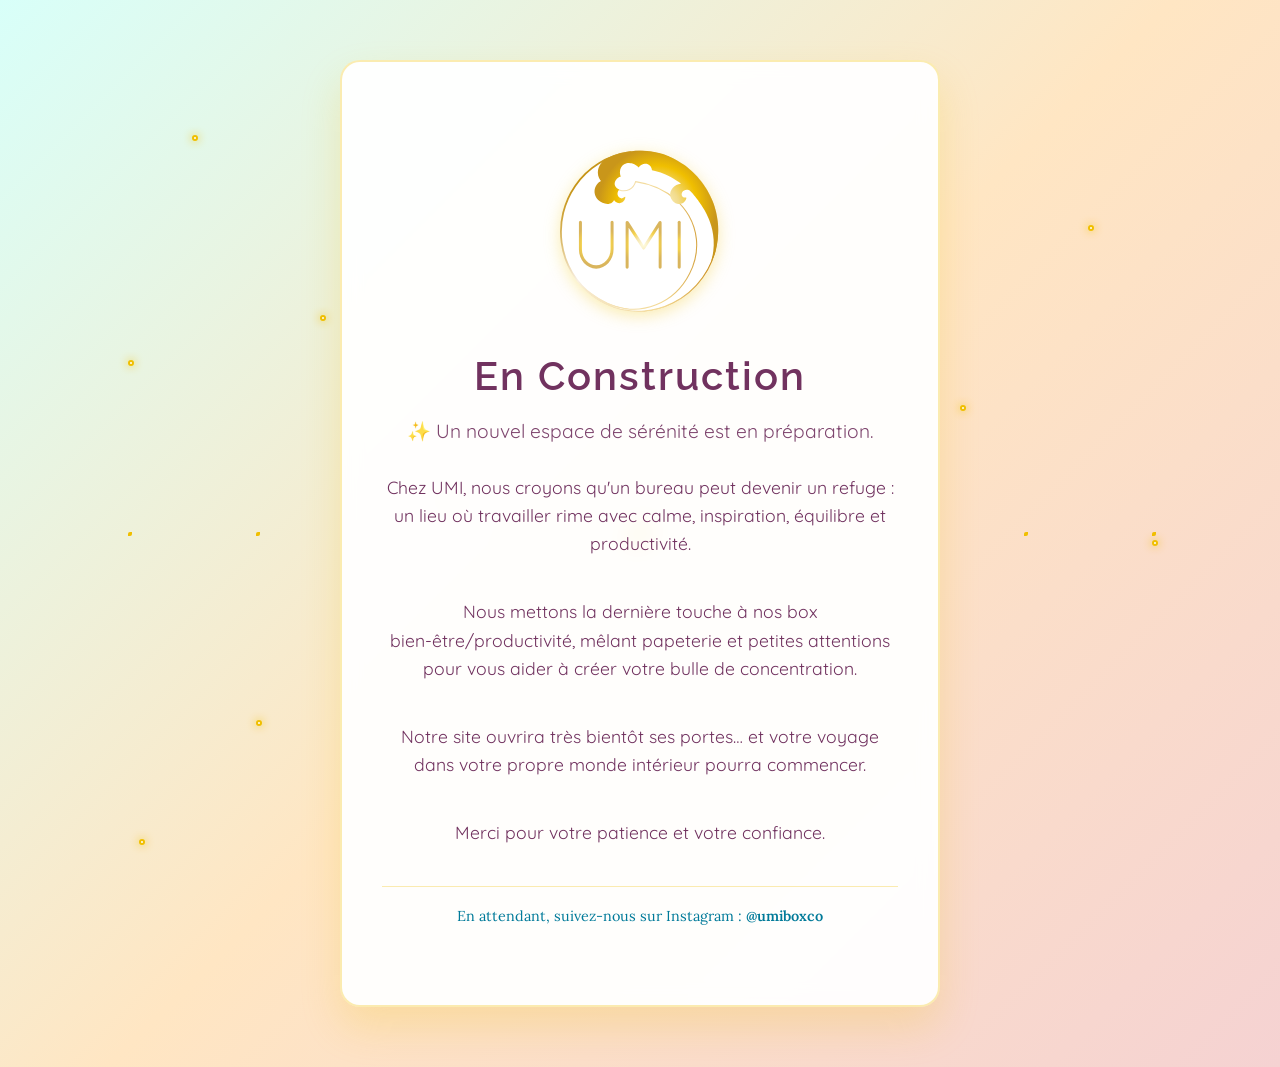
<file: index.html>
<!DOCTYPE html>
<html lang="fr">

<head>
	<meta charset="UTF-8" />
	<meta name="viewport" content="width=device-width, initial-scale=1.0" />
	<title>Umi - En Construction</title>
	<link rel="preconnect" href="https://fonts.googleapis.com" />
	<link rel="preconnect" href="https://fonts.gstatic.com" crossorigin />
	<link
		href="https://fonts.googleapis.com/css2?family=Raleway:wght@300;400;500;600&family=Quicksand:wght@300;400;500;600&family=Lora:wght@400;500;600&display=swap"
		rel="stylesheet" />

	<!-- Privacy-friendly analytics by Plausible -->
	<script async src="https://plausible.io/js/pa-QYfDeTM0fi3VLkFNxOoc6.js"></script>
	<script>
		window.plausible = window.plausible || function () { (plausible.q = plausible.q || []).push(arguments) }, plausible.init = plausible.init || function (i) { plausible.o = i || {} };
		plausible.init()
	</script>

	<style>
		* {
			margin: 0;
			padding: 0;
			box-sizing: border-box;
		}

		body {
			font-family: "Quicksand", sans-serif;
			background: linear-gradient(135deg,
					#d8fff9 0%,
					#ffe6c3 50%,
					#f5d2d2 100%);
			min-height: 100vh;
			display: flex;
			align-items: center;
			justify-content: center;
			position: relative;
			padding: 60px 20px;
		}

		/* Pétales dorés animés */
		.cherry-blossom {
			position: fixed;
			width: 4px;
			height: 4px;
			background: #f0bf00;
			border-radius: 50% 0 50% 0;
			animation: fall 10s linear infinite;
			pointer-events: none;
			z-index: 1;
		}

		/* Sparkles scintillants */
		.sparkle {
			position: fixed;
			width: 6px;
			height: 6px;
			background: #f0bf00;
			border-radius: 50%;
			animation: sparkle 3s ease-in-out infinite;
			box-shadow: 0 0 10px #f0bf00;
			pointer-events: none;
			z-index: 1;
		}

		.sparkle::before {
			content: "";
			position: absolute;
			width: 2px;
			height: 2px;
			background: #fff;
			border-radius: 50%;
			top: 50%;
			left: 50%;
			transform: translate(-50%, -50%);
		}

		@keyframes sparkle {

			0%,
			100% {
				opacity: 0;
				transform: scale(0.5);
			}

			50% {
				opacity: 1;
				transform: scale(1.2);
			}
		}

		@keyframes fall {
			0% {
				transform: translateY(-100vh) rotate(0deg);
				opacity: 1;
			}

			100% {
				transform: translateY(100vh) rotate(360deg);
				opacity: 0;
			}
		}

		.container {
			text-align: center;
			background: rgba(255, 255, 255, 0.95);
			padding: 80px 40px 80px 40px;
			border-radius: 20px;
			box-shadow: 0 20px 40px rgba(240, 191, 0, 0.2);
			backdrop-filter: blur(10px);
			border: 2px solid rgba(240, 191, 0, 0.3);
			max-width: 600px;
			width: 90%;
			position: relative;
			z-index: 10;
		}

		.logo-container {
			display: flex;
			align-items: center;
			justify-content: center;
			margin-bottom: 30px;
		}

		.logo-svg {
			width: 180px;
			height: 180px;
			filter: drop-shadow(0 4px 8px rgba(240, 191, 0, 0.3));
		}

		.title {
			font-family: "Raleway", sans-serif;
			font-size: 2.5rem;
			color: #71325f;
			margin-bottom: 20px;
			font-weight: 600;
			letter-spacing: 2px;
		}

		.subtitle {
			font-size: 1.2rem;
			color: #71325f;
			margin-bottom: 30px;
			opacity: 0.9;
		}

		.construction-text {
			font-size: 1.1rem;
			color: #71325f;
			line-height: 1.6;
			margin-bottom: 40px;
		}

		.loading-dots {
			display: inline-block;
		}

		.loading-dots::after {
			content: "";
			animation: dots 2s infinite;
		}

		@keyframes dots {

			0%,
			20% {
				content: "";
			}

			40% {
				content: ".";
			}

			60% {
				content: "..";
			}

			80%,
			100% {
				content: "...";
			}
		}

		.flower {
			position: fixed;
			width: 30px;
			height: 30px;
			background: radial-gradient(circle, #f0bf00 0%, #c9961a 100%);
			border-radius: 50% 0 50% 0;
			animation: float 6s ease-in-out infinite;
			pointer-events: none;
			z-index: 1;
		}

		.flower:nth-child(1) {
			top: 10%;
			left: 10%;
			animation-delay: 0s;
		}

		.flower:nth-child(2) {
			top: 20%;
			right: 15%;
			animation-delay: 2s;
		}

		.flower:nth-child(3) {
			bottom: 15%;
			left: 20%;
			animation-delay: 4s;
		}

		.flower:nth-child(4) {
			bottom: 25%;
			right: 10%;
			animation-delay: 1s;
		}

		@keyframes float {

			0%,
			100% {
				transform: translateY(0px) rotate(0deg);
			}

			50% {
				transform: translateY(-20px) rotate(180deg);
			}
		}

		.contact-info {
			font-family: "Lora", serif;
			font-size: 0.9rem;
			color: #007a99;
			margin-top: 30px;
			padding-top: 20px;
			border-top: 1px solid rgba(240, 191, 0, 0.3);
		}

		.contact-info a {
			color: inherit;
			text-decoration: none;
			font-weight: 600;
		}

		.contact-info a:hover {
			text-decoration: underline;
		}

		@media (max-width: 768px) {
			body {
				padding: 40px 15px;
			}

			.container {
				padding: 60px 20px 60px 20px;
				margin: 0;
			}

			.logo-svg {
				width: 140px;
				height: 140px;
			}

			.title {
				font-size: 2rem;
			}
		}
	</style>
</head>

<body>
	<!-- Pétales dorés animés -->
	<div class="cherry-blossom" style="left: 10%; animation-delay: 0s"></div>
	<div class="cherry-blossom" style="left: 20%; animation-delay: 2s"></div>
	<div class="cherry-blossom" style="left: 30%; animation-delay: 4s"></div>
	<div class="cherry-blossom" style="left: 40%; animation-delay: 6s"></div>
	<div class="cherry-blossom" style="left: 50%; animation-delay: 8s"></div>
	<div class="cherry-blossom" style="left: 60%; animation-delay: 1s"></div>
	<div class="cherry-blossom" style="left: 70%; animation-delay: 3s"></div>
	<div class="cherry-blossom" style="left: 80%; animation-delay: 5s"></div>
	<div class="cherry-blossom" style="left: 90%; animation-delay: 7s"></div>

	<!-- Sparkles scintillants -->
	<div class="sparkle" style="top: 15%; left: 15%; animation-delay: 0s"></div>
	<div class="sparkle" style="top: 25%; left: 85%; animation-delay: 1s"></div>
	<div class="sparkle" style="top: 35%; left: 25%; animation-delay: 2s"></div>
	<div class="sparkle" style="top: 45%; left: 75%; animation-delay: 0.5s"></div>
	<div class="sparkle" style="top: 55%; left: 35%; animation-delay: 1.5s"></div>
	<div class="sparkle" style="top: 65%; left: 65%; animation-delay: 2.5s"></div>
	<div class="sparkle" style="top: 75%; left: 45%; animation-delay: 0.8s"></div>
	<div class="sparkle" style="top: 85%; left: 55%; animation-delay: 1.8s"></div>
	<div class="sparkle" style="top: 20%; left: 50%; animation-delay: 2.2s"></div>
	<div class="sparkle" style="top: 40%; left: 10%; animation-delay: 1.2s"></div>
	<div class="sparkle" style="top: 60%; left: 90%; animation-delay: 0.3s"></div>
	<div class="sparkle" style="top: 80%; left: 20%; animation-delay: 2.8s"></div>

	<!-- Éléments décoratifs dorés -->
	<div class="flower"></div>
	<div class="flower"></div>
	<div class="flower"></div>
	<div class="flower"></div>

	<div class="container">
		<div class="logo-container">
			<img src="logo.svg" alt="UMI Logo" class="logo-svg" />
		</div>
		<h1 class="title">En Construction</h1>
		<p class="subtitle">
			✨ Un nouvel espace de sérénité est en préparation.
		</p>
		<p class="construction-text">
			Chez UMI, nous croyons qu'un bureau peut devenir un refuge : un
			lieu où travailler rime avec calme, inspiration, équilibre et
			productivité.
		</p>
		<p class="construction-text">
			Nous mettons la dernière touche à nos box
			bien-être/productivité, mêlant papeterie et petites attentions
			pour vous aider à créer votre bulle de concentration.
		</p>
		<p class="construction-text">
			Notre site ouvrira très bientôt ses portes… et votre voyage dans
			votre propre monde intérieur pourra commencer.
		</p>
		<p class="construction-text">
			Merci pour votre patience et votre confiance.
		</p>
		<div class="contact-info">
			<p>
				En attendant, suivez-nous sur Instagram :
				<a href="https://www.instagram.com/umiboxco/" target="_blank" rel="noopener noreferrer">@umiboxco</a>
			</p>
		</div>
	</div>

	<script>
		// Créer plus de pétales dorés dynamiquement
		function createCherryBlossom() {
			const blossom = document.createElement("div");
			blossom.className = "cherry-blossom";
			blossom.style.left = Math.random() * 100 + "%";
			blossom.style.animationDelay = Math.random() * 10 + "s";
			blossom.style.animationDuration = Math.random() * 5 + 8 + "s";
			document.body.appendChild(blossom);

			// Supprimer l'élément après l'animation
			setTimeout(() => {
				blossom.remove();
			}, 15000);
		}

		// Créer de nouveaux sparkles dynamiquement
		function createSparkle() {
			const sparkle = document.createElement("div");
			sparkle.className = "sparkle";
			sparkle.style.left = Math.random() * 100 + "%";
			sparkle.style.top = Math.random() * 100 + "%";
			sparkle.style.animationDelay = Math.random() * 3 + "s";
			sparkle.style.animationDuration = Math.random() * 2 + 2 + "s";
			document.body.appendChild(sparkle);

			// Supprimer l'élément après l'animation
			setTimeout(() => {
				sparkle.remove();
			}, 5000);
		}

		// Créer de nouveaux pétales toutes les 2 secondes
		setInterval(createCherryBlossom, 2000);

		// Créer de nouveaux sparkles toutes les 800ms
		setInterval(createSparkle, 800);
	</script>
</body>

</html>
</file>
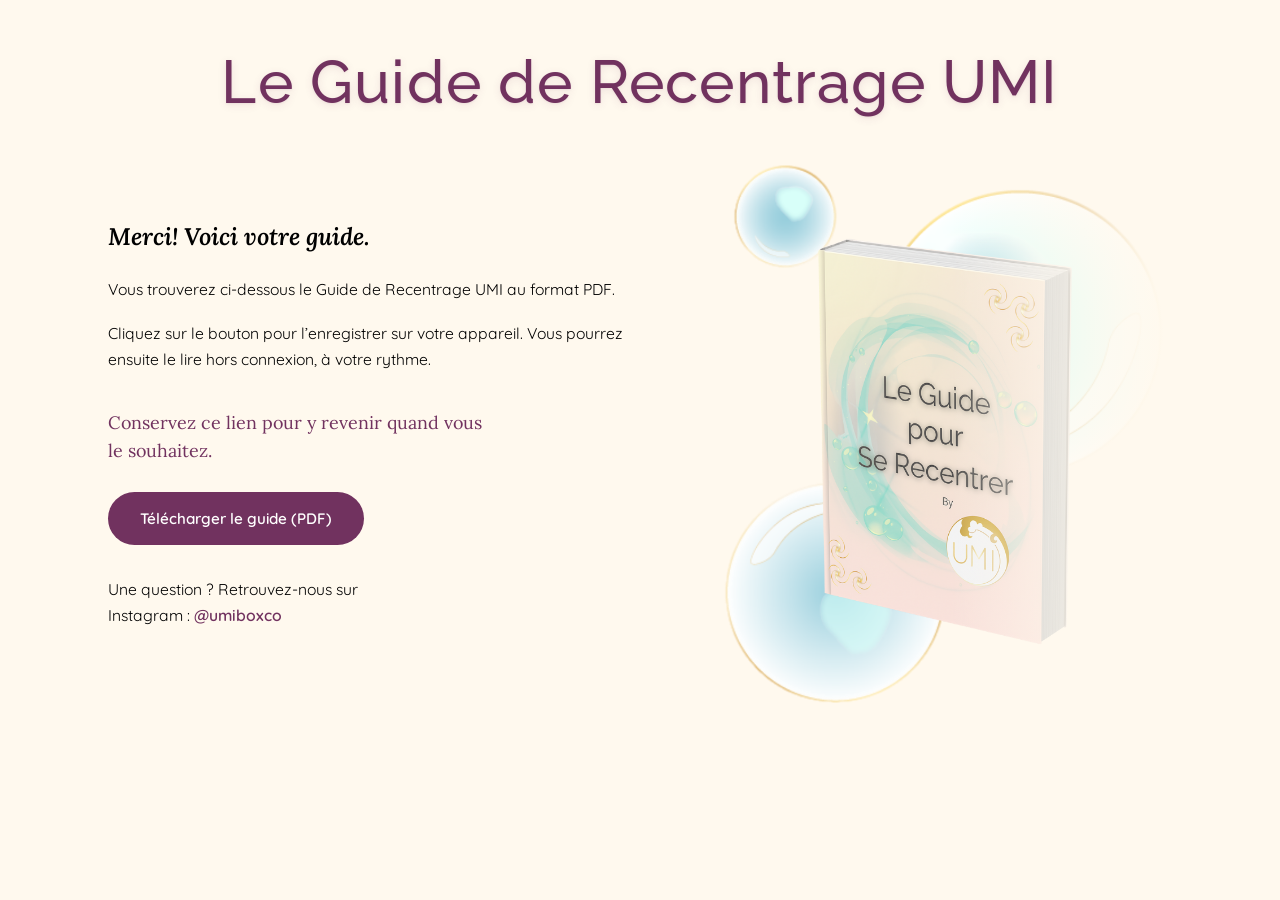
<file: guide-recentrage-umi.html>
<!DOCTYPE html>
<html lang="fr">

<head>
	<meta charset="UTF-8" />
	<meta name="viewport" content="width=device-width, initial-scale=1.0" />
	<meta name="robots" content="noindex, nofollow" />
	<title>Le Guide de Recentrage UMI — Téléchargement</title>
	<link rel="preconnect" href="https://fonts.googleapis.com" />
	<link rel="preconnect" href="https://fonts.gstatic.com" crossorigin />
	<link
		href="https://fonts.googleapis.com/css2?family=Raleway:wght@300;400;500;600&family=Quicksand:wght@300;400;500;600&family=Lora:ital,wght@0,400;0,500;0,600;1,400;1,600&display=swap"
		rel="stylesheet" />

	<script async src="https://plausible.io/js/pa-QYfDeTM0fi3VLkFNxOoc6.js"></script>
	<script>
		window.plausible = window.plausible || function () { (plausible.q = plausible.q || []).push(arguments) }, plausible.init = plausible.init || function (i) { plausible.o = i || {} };
		plausible.init()
	</script>

	<style>
		:root {
			--bg-cream: #fff9ee;
			--text: #000000;
			--plum: #71325f;
		}

		* {
			margin: 0;
			padding: 0;
			box-sizing: border-box;
		}

		html {
			overflow-x: clip;
		}

		body {
			font-family: "Quicksand", sans-serif;
			background: var(--bg-cream);
			color: var(--text);
			min-height: 100vh;
			line-height: 1.65;
			overflow-x: clip;
		}

		.page {
			max-width: 1120px;
			margin: 0 auto;
			padding: clamp(32px, 5vw, 48px) clamp(18px, 4vw, 28px) clamp(48px, 8vw, 72px);
		}

		.page-header {
			text-align: center;
			margin-bottom: clamp(28px, 6vw, 48px);
		}

		.page-title {
			font-family: "Raleway", sans-serif;
			font-size: clamp(1.65rem, 4.5vw + 0.5rem, 3.75rem);
			font-weight: 500;
			color: var(--plum);
			letter-spacing: 0.02em;
			line-height: 1.15;
			text-shadow: 0 2px 8px rgba(113, 50, 95, 0.12), 0 1px 2px rgba(113, 50, 95, 0.08);
			overflow-wrap: break-word;
			hyphens: auto;
		}

		.layout {
			display: grid;
			grid-template-columns: minmax(0, 1.15fr) minmax(0, 0.95fr);
			gap: clamp(32px, 5vw, 56px);
			align-items: center;
		}

		.copy,
		.visual {
			min-width: 0;
		}

		.copy {
			max-width: 36rem;
			padding-right: clamp(0px, 2vw, 24px);
		}

		.copy h2 {
			font-family: "Lora", serif;
			font-size: clamp(1.25rem, 2.4vw, 1.5rem);
			font-style: italic;
			font-weight: 600;
			color: var(--text);
			line-height: 1.45;
			margin-bottom: 22px;
			overflow-wrap: break-word;
			hyphens: auto;
		}

		.copy p {
			font-size: clamp(0.92rem, 2vw, 0.98rem);
			margin-bottom: clamp(14px, 3vw, 18px);
			color: var(--text);
		}

		.cta-block {
			font-family: "Lora", serif;
			text-align: left;
			margin-top: clamp(24px, 5vw, 36px);
			margin-bottom: clamp(20px, 4vw, 28px);
		}

		.cta-block p {
			font-size: clamp(0.95rem, 2.2vw, 1.12rem);
			line-height: 1.55;
			max-width: 34ch;
			margin: 0;
			color: var(--plum);
		}

		.download-wrap {
			margin: 0;
		}

		.download-btn {
			display: inline-block;
			padding: 14px clamp(22px, 5vw, 32px);
			border: none;
			border-radius: 999px;
			background: var(--plum);
			color: #fff;
			font-family: "Quicksand", sans-serif;
			font-size: clamp(0.9rem, 2vw, 0.95rem);
			font-weight: 600;
			text-decoration: none;
			cursor: pointer;
			white-space: nowrap;
			transition: background 0.2s ease, transform 0.15s ease;
			max-width: 100%;
		}

		.download-btn:hover {
			background: #5f2a50;
		}

		.download-btn:active {
			transform: scale(0.98);
		}

		.contact-note {
			font-size: 0.9rem;
			color: rgba(0, 0, 0, 0.65);
			margin-top: 32px;
			margin-bottom: 0;
			max-width: 34ch;
		}

		.contact-note a {
			color: var(--plum);
			font-weight: 600;
			text-decoration: none;
		}

		.contact-note a:hover {
			text-decoration: underline;
		}

		.visual {
			display: flex;
			align-items: center;
			justify-content: center;
			position: relative;
			min-height: 0;
		}

		.visual::after {
			content: "";
			position: absolute;
			top: 0;
			right: 0;
			bottom: 0;
			width: min(58%, 220px);
			pointer-events: none;
			z-index: 1;
			background: linear-gradient(to right,
					rgba(255, 249, 238, 0) 0%,
					rgba(255, 249, 238, 0.55) 45%,
					var(--bg-cream) 100%);
		}

		.book-wrap {
			position: relative;
			z-index: 0;
			max-width: min(440px, 94vw);
		}

		.book-wrap img {
			width: 100%;
			height: auto;
			display: block;
		}

		@media (max-width: 880px) {
			.layout {
				grid-template-columns: 1fr;
				align-items: start;
				gap: clamp(24px, 5vw, 40px);
			}

			.copy {
				max-width: none;
				padding-right: 0;
			}

			.visual {
				order: -1;
				margin-bottom: clamp(4px, 2vw, 16px);
				padding: clamp(8px, 2vw, 16px) 0;
			}

			.visual::after {
				display: none;
			}

			.book-wrap {
				max-width: min(300px, 72vw);
				margin: 0 auto;
			}
		}

		@media (max-width: 600px) {
			.page-header {
				margin-bottom: clamp(20px, 5vw, 28px);
			}

			.page-title {
				font-size: clamp(1.45rem, 7vw, 1.85rem);
				line-height: 1.2;
			}

			.copy h2 {
				font-size: clamp(1.15rem, 4.5vw, 1.35rem);
				margin-bottom: 18px;
			}

			.copy p {
				font-size: 0.92rem;
			}

			.cta-block {
				text-align: left;
			}

			.cta-block p,
			.contact-note {
				max-width: none;
			}

			.contact-note {
				font-size: 0.88rem;
				margin-top: 24px;
			}

			.download-wrap {
				display: block;
				width: 100%;
			}

			.download-btn {
				display: block;
				width: 100%;
				text-align: center;
				white-space: normal;
				line-height: 1.35;
				padding: 14px 20px;
			}

			.book-wrap {
				max-width: min(280px, 70vw);
			}
		}

		@media (max-width: 380px) {
			.page {
				padding-left: 16px;
				padding-right: 16px;
			}

			.page-title {
				font-size: clamp(1.4rem, 7vw, 1.65rem);
			}

			.book-wrap {
				max-width: min(240px, 78vw);
			}
		}
	</style>
</head>

<body>
	<div class="page">
		<header class="page-header">
			<h1 class="page-title">Le Guide de Recentrage UMI</h1>
		</header>

		<div class="layout">
			<div class="copy">
				<h2>Merci! Voici votre guide.</h2>

				<p>
					Vous trouverez ci-dessous le Guide de Recentrage UMI au format PDF.
				</p>

				<p>
					Cliquez sur le bouton pour l’enregistrer sur votre appareil. Vous pourrez
					ensuite le lire hors connexion, à votre rythme.
				</p>

				<div class="cta-block">
					<p>Conservez ce lien pour y revenir quand vous le souhaitez.</p>
				</div>

				<div class="download-wrap">
					<a class="download-btn" href="GDRUMI.pdf" download="Guide-de-Recentrage-UMI.pdf" id="download-link">
						Télécharger le guide (PDF)
					</a>
				</div>

				<p class="contact-note">
					Une question ? Retrouvez-nous sur Instagram :
					<a href="https://www.instagram.com/umiboxco/" target="_blank" rel="noopener noreferrer">@umiboxco</a>
				</p>
			</div>

			<div class="visual">
				<div class="book-wrap">
					<img src="guide.png" alt="Couverture du Guide de Recentrage UMI" width="779" height="952" />
				</div>
			</div>
		</div>
	</div>

	<script>
		document.getElementById("download-link").addEventListener("click", function () {
			if (window.plausible) plausible("Guide PDF Download");
		});
	</script>
</body>

</html>
</file>
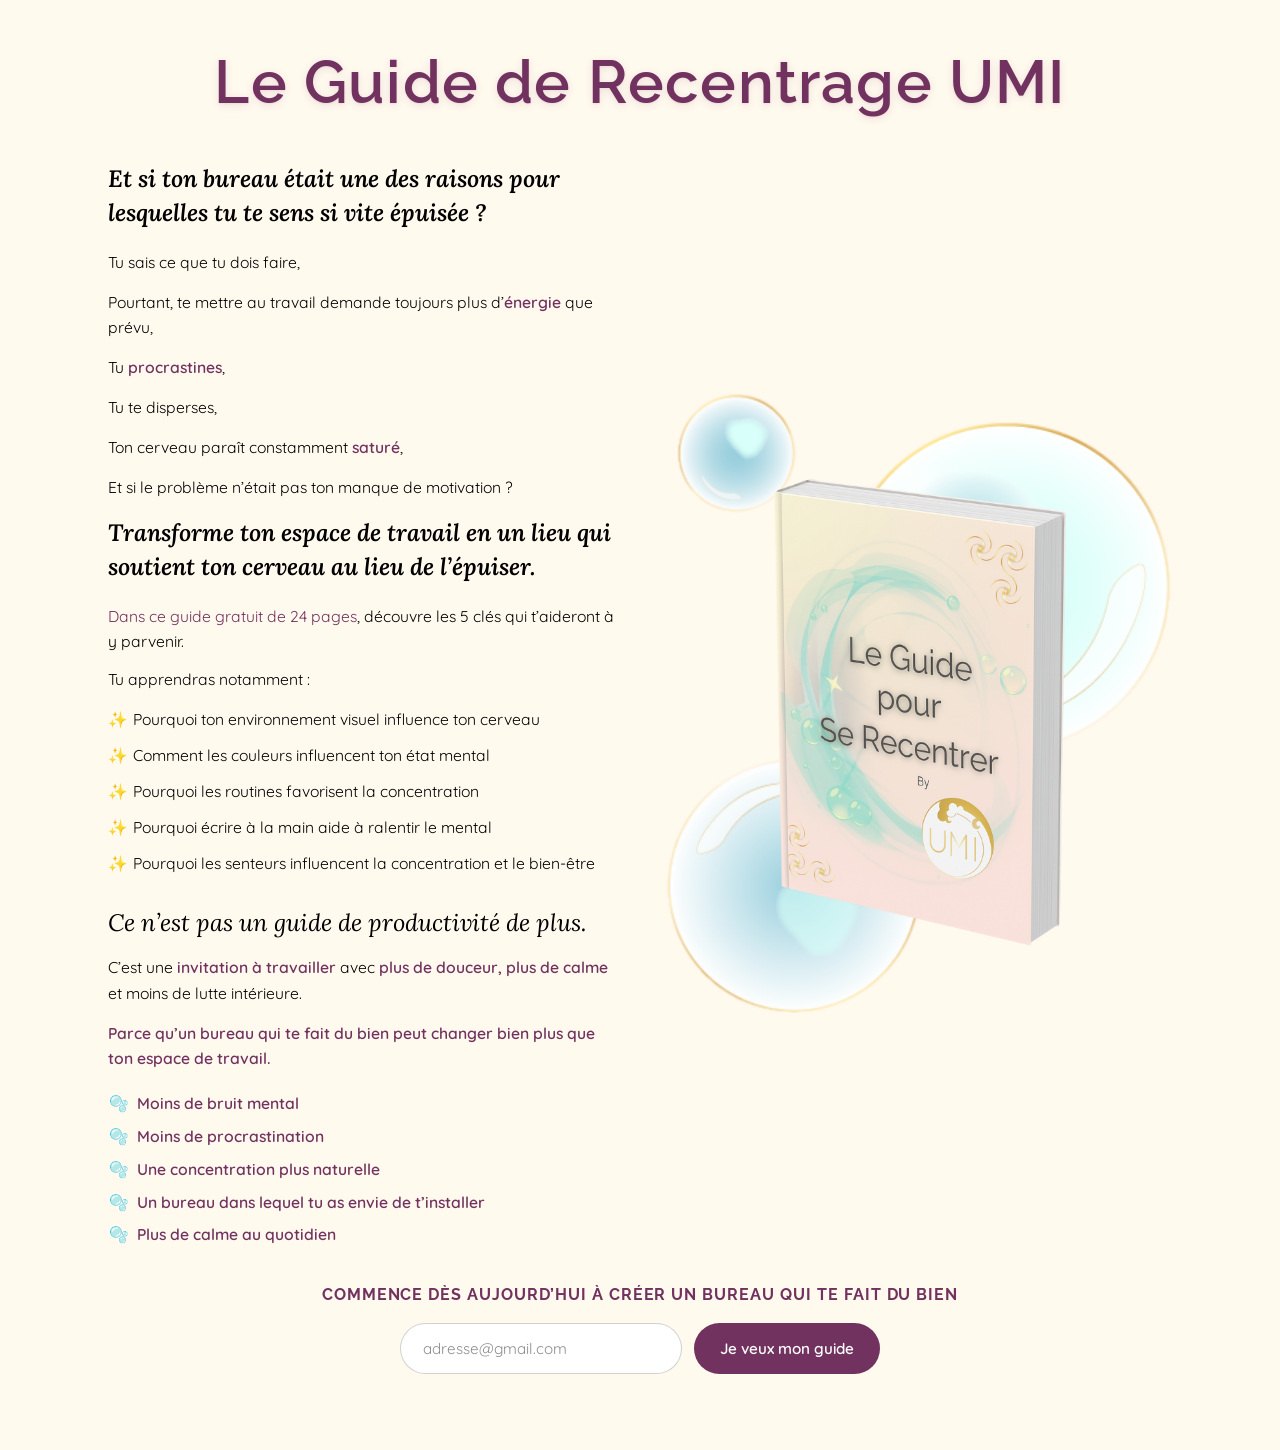
<file: guide.html>
<!DOCTYPE html>
<html lang="fr">

<head>
	<meta charset="UTF-8" />
	<meta name="viewport" content="width=device-width, initial-scale=1.0" />
	<title>Le Guide de Recentrage UMI — Téléchargement gratuit</title>
	<link rel="preconnect" href="https://fonts.googleapis.com" />
	<link rel="preconnect" href="https://fonts.gstatic.com" crossorigin />
	<link
		href="https://fonts.googleapis.com/css2?family=Raleway:wght@300;400;500;600;700&family=Quicksand:wght@300;400;500;600&family=Lora:ital,wght@0,400;0,500;0,600;1,400;1,600&display=swap"
		rel="stylesheet" />
	<link rel="stylesheet" href="mailerlite-39133676.css" />

	<script async src="https://plausible.io/js/pa-QYfDeTM0fi3VLkFNxOoc6.js"></script>
	<script>
		window.plausible = window.plausible || function () { (plausible.q = plausible.q || []).push(arguments) }, plausible.init = plausible.init || function (i) { plausible.o = i || {} };
		plausible.init()
	</script>

	<style>
		:root {
			--bg-cream: #fff9ee;
			--text: #000000;
			--plum: #71325f;
		}

		* {
			margin: 0;
			padding: 0;
			box-sizing: border-box;
		}

		html {
			overflow-x: clip;
		}

		body {
			font-family: "Quicksand", sans-serif;
			background: var(--bg-cream);
			color: var(--text);
			min-height: 100vh;
			line-height: 1.65;
			overflow-x: clip;
		}

		.page {
			max-width: 1120px;
			margin: 0 auto;
			padding: clamp(32px, 5vw, 48px) clamp(18px, 4vw, 28px) clamp(48px, 8vw, 72px);
		}

		.page-header {
			text-align: center;
			margin-bottom: clamp(28px, 5vw, 44px);
		}

		.page-title {
			font-family: "Raleway", sans-serif;
			font-size: clamp(1.65rem, 4.5vw + 0.5rem, 3.75rem);
			font-weight: 600;
			font-style: normal;
			color: var(--plum);
			letter-spacing: 0.02em;
			line-height: 1.15;
			text-shadow: 0 2px 8px rgba(113, 50, 95, 0.12), 0 1px 2px rgba(113, 50, 95, 0.08);
		}

		.main-grid {
			display: grid;
			grid-template-columns: minmax(0, 1fr) minmax(0, 1fr);
			gap: clamp(28px, 5vw, 52px);
			align-items: start;
		}

		.copy,
		.visual,
		.bottom-section {
			min-width: 0;
		}

		.copy h2,
		.copy h3 {
			font-family: "Lora", serif;
			font-size: clamp(1.2rem, 2.3vw, 1.48rem);
			font-style: italic;
			font-weight: 600;
			color: var(--text);
			line-height: 1.45;
		}

		.copy h2 {
			margin-bottom: 20px;
		}

		.copy h3 {
			font-weight: 400;
			margin: 28px 0 16px;
		}

		.copy p,
		.learn-list li,
		.benefits-list li {
			font-family: "Quicksand", sans-serif;
			font-size: clamp(0.92rem, 2vw, 0.98rem);
		}

		.copy p {
			margin-bottom: 14px;
			color: var(--text);
		}

		.copy .highlight {
			color: var(--plum);
			font-weight: 600;
		}

		.copy .text-plum {
			color: var(--plum);
			font-weight: inherit;
		}

		.copy .emphasis-plum {
			color: var(--plum);
			font-weight: 600;
		}

		.copy .guide-offer {
			margin: 20px 0 12px;
		}

		.learn-list {
			list-style: none;
			margin: 0 0 8px;
			padding: 0;
		}

		.learn-list li {
			margin-bottom: 10px;
			padding-left: 1.6em;
			position: relative;
			color: var(--text);
		}

		.learn-list li::before {
			content: "✨";
			position: absolute;
			left: 0;
			top: 0;
			line-height: 1.65;
		}

		.visual {
			display: flex;
			align-items: center;
			justify-content: center;
			align-self: center;
			width: 100%;
			padding: clamp(16px, 3vw, 32px) 0;
		}

		.book-wrap {
			width: 100%;
			max-width: min(520px, 100%);
			margin: 0 auto;
		}

		.book-wrap img {
			width: 100%;
			height: auto;
			display: block;
		}

		.bottom-section {
			grid-column: 1 / -1;
			margin-top: 0;
			text-align: center;
		}

		.benefits-list {
			list-style: none;
			margin: clamp(12px, 2.5vw, 20px) 0 0;
			padding: 0;
			width: 100%;
		}

		.benefits-list li {
			display: flex;
			align-items: flex-start;
			justify-content: flex-start;
			gap: 0.45em;
			margin-bottom: 10px;
			line-height: 1.45;
			text-align: left;
			color: var(--plum);
			font-weight: 600;
		}

		.benefits-list li:last-child {
			margin-bottom: 0;
		}

		.benefits-list li::before {
			content: "🫧";
			flex: 0 0 1.4em;
			width: 1.4em;
			text-align: center;
			line-height: 1.45;
		}

		.final-cta {
			font-family: "Raleway", sans-serif;
			font-size: clamp(0.85rem, 2vw, 1rem);
			font-weight: 700;
			font-style: normal;
			letter-spacing: 0.06em;
			text-transform: uppercase;
			color: var(--plum);
			line-height: 1.5;
			max-width: 42rem;
			margin: 0 auto 8px;
		}

		.lead-form {
			width: 100%;
			max-width: 480px;
			margin: 0 auto;
		}

		.guide-ml-form .ml-form-successBody.row-success.is-visible {
			display: block !important;
		}

		@media (min-width: 881px) {
			.bottom-section {
				margin-top: -15px;
			}
		}

		@media (max-width: 880px) {
			.main-grid {
				grid-template-columns: 1fr;
			}

			.visual {
				order: -1;
				align-self: center;
				margin-bottom: 8px;
				padding: clamp(8px, 2vw, 16px) 0;
			}

			.book-wrap {
				max-width: min(380px, 82vw);
			}
		}

		@media (max-width: 600px) {
			.page-header {
				margin-bottom: clamp(20px, 5vw, 28px);
			}

			.page-title {
				font-size: clamp(1.45rem, 7vw, 1.85rem);
				line-height: 1.2;
			}

			.copy h2 {
				margin-bottom: 16px;
				font-size: clamp(1.1rem, 4.5vw, 1.35rem);
			}

			.copy h3 {
				margin: 22px 0 12px;
				font-size: clamp(1.05rem, 4vw, 1.25rem);
			}

			.copy p,
			.learn-list li {
				font-size: 0.92rem;
			}

			.final-cta {
				letter-spacing: 0.04em;
				font-size: clamp(0.78rem, 3.2vw, 0.9rem);
				padding: 0 2px;
			}

			.benefits-list {
				padding: 0;
			}

			.benefits-list li {
				font-size: 0.9rem;
				gap: 0.35em;
			}

			.lead-form {
				max-width: none;
			}

			.book-wrap {
				max-width: min(300px, 72vw);
			}
		}

		@media (max-width: 380px) {
			.page {
				padding-left: 16px;
				padding-right: 16px;
			}

			.book-wrap {
				max-width: min(240px, 78vw);
			}

			.benefits-list li::before {
				flex: 0 0 1.2em;
				width: 1.2em;
			}
		}
	</style>
</head>

<body>
	<div class="page">
		<header class="page-header">
			<h1 class="page-title">Le Guide de Recentrage UMI</h1>
		</header>

		<div class="main-grid">
			<div class="copy">
				<h2>Et si ton bureau était une des raisons pour lesquelles tu te sens si vite épuisée&nbsp;?</h2>

				<p>Tu sais ce que tu dois faire,</p>
				<p>
					Pourtant, te mettre au travail demande toujours plus d’<span class="highlight">énergie</span> que
					prévu,
				</p>
				<p>Tu <span class="highlight">procrastines</span>,</p>
				<p>Tu te disperses,</p>
				<p>Ton cerveau paraît constamment <span class="highlight">saturé</span>,</p>
				<p>Et si le problème n’était pas ton manque de motivation&nbsp;?</p>

				<h2>Transforme ton espace de travail en un lieu qui soutient ton cerveau au lieu de l’épuiser.</h2>

				<p class="guide-offer">
					<span class="text-plum">Dans ce guide gratuit de 24 pages</span>, découvre les 5 clés qui t’aideront
					à y parvenir.
				</p>

				<p>Tu apprendras notamment&nbsp;:</p>
				<ul class="learn-list">
					<li>Pourquoi ton environnement visuel influence ton cerveau</li>
					<li>Comment les couleurs influencent ton état mental</li>
					<li>Pourquoi les routines favorisent la concentration</li>
					<li>Pourquoi écrire à la main aide à ralentir le mental</li>
					<li>Pourquoi les senteurs influencent la concentration et le bien-être</li>
				</ul>

				<h3>Ce n’est pas un guide de productivité de plus.</h3>

				<p>
					C’est une <span class="highlight">invitation à travailler</span> avec
					<span class="highlight">plus de douceur, plus de calme</span> et moins de lutte intérieure.
				</p>
				<p class="emphasis-plum">Parce qu’un bureau qui te fait du bien peut changer bien plus que ton espace de
					travail.</p>

				<ul class="benefits-list">
					<li>Moins de bruit mental</li>
					<li>Moins de procrastination</li>
					<li>Une concentration plus naturelle</li>
					<li>Un bureau dans lequel tu as envie de t’installer</li>
					<li>Plus de calme au quotidien</li>
				</ul>
			</div>

			<div class="visual">
				<div class="book-wrap">
					<img src="guide.png" alt="Couverture du Guide de Recentrage UMI" width="779" height="952" />
				</div>
			</div>

			<section class="bottom-section">
				<p class="final-cta">
					Commence dès aujourd’hui à créer un bureau qui te fait du bien
				</p>

				<div class="lead-form guide-ml-form">
					<div id="mlb2-39133676" class="ml-form-embedContainer ml-subscribe-form ml-subscribe-form-39133676">
						<div class="ml-form-align-center">
							<div class="ml-form-embedWrapper embedForm">
								<div class="ml-form-embedBody ml-form-embedBodyDefault row-form">
									<div class="ml-form-embedContent" style="margin-bottom: 0"></div>
									<form
										class="ml-block-form"
										action="https://assets.mailerlite.com/jsonp/1781863/forms/183228626042356840/subscribe"
										data-code=""
										method="post"
									>
										<div class="ml-form-formContent">
											<div class="ml-form-fieldRow ml-last-item">
												<div class="ml-field-group ml-field-email ml-validate-email ml-validate-required">
													<input
														aria-label="email"
														aria-required="true"
														type="email"
														class="form-control"
														data-inputmask=""
														name="fields[email]"
														placeholder="adresse@gmail.com"
														autocomplete="email"
													/>
												</div>
											</div>
										</div>
										<input type="hidden" name="ml-submit" value="1" />
										<div class="ml-form-embedSubmit">
											<button type="submit" class="primary">Je veux mon guide</button>
											<button disabled="disabled" style="display: none" type="button" class="loading">
												<div class="ml-form-embedSubmitLoad"></div>
												<span class="sr-only">Loading...</span>
											</button>
										</div>
										<input type="hidden" name="anticsrf" value="true" />
									</form>
								</div>
								<div class="ml-form-successBody row-success" hidden aria-live="polite">
									<div class="ml-form-successContent">
										<h4>Merci !</h4>
										<p>Tu vas recevoir ton guide par e-mail dans quelques minutes.</p>
										<p>(Pense à vérifier l’onglet &quot;Promotions&quot;)</p>
									</div>
								</div>
							</div>
						</div>
					</div>
				</div>
			</section>
		</div>
	</div>

	<script>
		function showGuideThankYou() {
			var container = document.querySelector(".ml-subscribe-form-39133676");
			if (!container) return;

			var formRow = container.querySelector(".row-form");
			var successRow = container.querySelector(".row-success");
			var finalCta = document.querySelector(".final-cta");

			if (formRow) {
				formRow.style.display = "none";
				formRow.setAttribute("aria-hidden", "true");
			}

			if (successRow) {
				successRow.hidden = false;
				successRow.classList.add("is-visible");
				successRow.style.display = "block";
				successRow.setAttribute("aria-hidden", "false");
				successRow.scrollIntoView({ behavior: "smooth", block: "nearest" });
			}

			if (finalCta) {
				finalCta.style.display = "none";
			}

			if (window.plausible) plausible("Guide Ebook Lead");
		}

		window.ml_webform_success_39133676 = function () {
			showGuideThankYou();

			var $ = window.ml_jQuery || window.jQuery;
			if ($) {
				$(".ml-subscribe-form-39133676 .row-success").show();
				$(".ml-subscribe-form-39133676 .row-form").hide();
			}
		};
	</script>
	<script src="https://groot.mailerlite.com/js/w/webforms.min.js?v95037e5bac78f29ed026832ca21a7c7b"
		type="text/javascript"></script>
	<script>
		fetch("https://assets.mailerlite.com/jsonp/1781863/forms/183228626042356840/takel");
	</script>
</body>

</html>
</file>
<file: mailerlite-39133676.css>
.ml-form-embedSubmitLoad {
	display: inline-block;
	width: 20px;
	height: 20px;
}

.g-recaptcha {
	transform: scale(1);
	-webkit-transform: scale(1);
	transform-origin: 0 0;
	-webkit-transform-origin: 0 0;
	height: auto;
}

.sr-only {
	position: absolute;
	width: 1px;
	height: 1px;
	padding: 0;
	margin: -1px;
	overflow: hidden;
	clip: rect(0, 0, 0, 0);
	border: 0;
}

.ml-form-embedSubmitLoad::after {
	content: " ";
	display: block;
	width: 11px;
	height: 11px;
	margin: 1px;
	border-radius: 50%;
	border: 4px solid #fff;
	border-color: #ffffff #ffffff #ffffff transparent;
	animation: ml-form-embedSubmitLoad 1.2s linear infinite;
}

@keyframes ml-form-embedSubmitLoad {
	0% {
		transform: rotate(0deg);
	}
	100% {
		transform: rotate(360deg);
	}
}

#mlb2-39133676.ml-form-embedContainer {
	box-sizing: border-box;
	display: table;
	margin: 0 auto;
	position: static;
	width: 100% !important;
}

#mlb2-39133676.ml-form-embedContainer h4,
#mlb2-39133676.ml-form-embedContainer p,
#mlb2-39133676.ml-form-embedContainer span,
#mlb2-39133676.ml-form-embedContainer button {
	text-transform: none !important;
	letter-spacing: normal !important;
}

#mlb2-39133676.ml-form-embedContainer .ml-form-embedWrapper {
	background-color: transparent;
	border-width: 0;
	border-color: transparent;
	border-radius: 0;
	border-style: solid;
	box-sizing: border-box;
	display: inline-block !important;
	margin: 0;
	padding: 0;
	position: relative;
}

#mlb2-39133676.ml-form-embedContainer .ml-form-embedWrapper.embedPopup,
#mlb2-39133676.ml-form-embedContainer .ml-form-embedWrapper.embedDefault {
	width: 100%;
	max-width: 100%;
}

#mlb2-39133676.ml-form-embedContainer .ml-form-embedWrapper.embedForm {
	max-width: 100%;
	width: 100%;
}

#mlb2-39133676.ml-form-embedContainer .ml-form-align-center {
	text-align: center;
}

#mlb2-39133676.ml-form-embedContainer .ml-form-embedWrapper .ml-form-embedHeader img {
	border-top-left-radius: 4px;
	border-top-right-radius: 4px;
	height: auto;
	margin: 0 auto !important;
	max-width: 100%;
	width: 100%;
}

#mlb2-39133676.ml-form-embedContainer .ml-form-embedWrapper .ml-form-embedBody,
#mlb2-39133676.ml-form-embedContainer .ml-form-embedWrapper .ml-form-successBody {
	padding: 8px 0 4px;
}

#mlb2-39133676.ml-form-embedContainer .ml-form-embedWrapper .ml-form-successBody[hidden] {
	display: none !important;
}

#mlb2-39133676.ml-form-embedContainer .ml-form-embedWrapper .ml-form-successBody.is-visible {
	display: block !important;
}

#mlb2-39133676.ml-form-embedContainer .ml-form-embedWrapper .ml-form-embedBody .ml-form-embedContent,
#mlb2-39133676.ml-form-embedContainer .ml-form-embedWrapper .ml-form-successBody .ml-form-successContent {
	text-align: center;
	margin: 0 0 16px 0;
}

#mlb2-39133676.ml-form-embedContainer .ml-form-embedWrapper .ml-form-successBody .ml-form-successContent h4 {
	color: #71325f;
	font-family: "Lora", Georgia, serif;
	font-size: 1.35rem;
	font-weight: 600;
	margin: 0 0 8px 0;
	text-align: center;
}

#mlb2-39133676.ml-form-embedContainer .ml-form-embedWrapper .ml-form-successBody .ml-form-successContent p {
	color: #000000;
	font-family: "Quicksand", sans-serif;
	font-size: 0.98rem;
	line-height: 1.5;
	margin: 0;
	text-align: center;
}

#mlb2-39133676.ml-form-embedContainer .ml-form-embedWrapper .ml-form-successBody .ml-form-successContent p:not(:last-child) {
	margin-bottom: 0.5rem;
}

#mlb2-39133676.ml-form-embedContainer .ml-form-embedWrapper .ml-form-embedBody form {
	margin: 0;
	width: 100%;
}

#mlb2-39133676.ml-form-embedContainer .ml-form-embedWrapper .ml-form-embedBody .ml-form-formContent {
	margin: 0;
	width: 100%;
}

#mlb2-39133676.ml-form-embedContainer .ml-form-embedWrapper .ml-form-embedBody .ml-form-fieldRow {
	margin: 0;
	width: 100%;
}

#mlb2-39133676.ml-form-embedContainer .ml-form-embedWrapper .ml-form-embedBody .ml-form-fieldRow.ml-last-item {
	margin: 0;
}

#mlb2-39133676.ml-form-embedContainer .ml-form-embedWrapper .ml-form-embedBody .ml-form-fieldRow input {
	background-color: #ffffff !important;
	color: #000000 !important;
	border-color: rgba(0, 0, 0, 0.18);
	border-radius: 999px !important;
	border-style: solid !important;
	border-width: 1px !important;
	font-family: "Quicksand", sans-serif;
	font-size: 0.95rem !important;
	height: auto;
	line-height: 1.4 !important;
	margin-bottom: 0;
	margin-top: 0;
	padding: 14px 22px !important;
	width: 100% !important;
	box-sizing: border-box !important;
	max-width: 100% !important;
}

#mlb2-39133676.ml-form-embedContainer .ml-form-embedWrapper .ml-form-embedBody .ml-form-fieldRow input::-webkit-input-placeholder {
	color: rgba(0, 0, 0, 0.45);
}

#mlb2-39133676.ml-form-embedContainer .ml-form-embedWrapper .ml-form-embedBody .ml-form-fieldRow input::-moz-placeholder {
	color: rgba(0, 0, 0, 0.45);
}

#mlb2-39133676.ml-form-embedContainer .ml-form-embedWrapper .ml-form-embedBody .ml-form-fieldRow input:-ms-input-placeholder {
	color: rgba(0, 0, 0, 0.45);
}

#mlb2-39133676.ml-form-embedContainer .ml-form-embedWrapper .ml-form-embedBody .ml-form-fieldRow input:-moz-placeholder {
	color: rgba(0, 0, 0, 0.45);
}

#mlb2-39133676.ml-form-embedContainer .ml-form-embedWrapper .ml-form-embedBody .ml-form-fieldRow input:focus {
	outline: none;
	border-color: #a67c89;
	box-shadow: 0 0 0 3px rgba(166, 124, 137, 0.2);
}

.ml-error input,
.ml-error textarea,
.ml-error select {
	border-color: red !important;
}

.ml-error .label-description,
.ml-error .label-description p,
.ml-error label:first-child {
	color: #ff0000 !important;
}

#mlb2-39133676.ml-form-embedContainer .ml-form-embedWrapper .ml-form-embedBody .ml-form-embedSubmit {
	margin: 0;
	float: none;
	width: auto;
}

#mlb2-39133676.ml-form-embedContainer .ml-form-embedWrapper .ml-form-embedBody .ml-form-embedSubmit button {
	background-color: #71325f !important;
	border: none !important;
	border-radius: 999px !important;
	box-shadow: none !important;
	color: #ffffff !important;
	cursor: pointer;
	font-family: "Quicksand", sans-serif !important;
	font-size: 0.95rem !important;
	font-weight: 600 !important;
	line-height: 1.4 !important;
	height: auto;
	padding: 14px 26px !important;
	width: auto !important;
	min-width: 0;
	box-sizing: border-box !important;
	white-space: nowrap;
	transition: background 0.2s ease, transform 0.15s ease;
}

#mlb2-39133676.ml-form-embedContainer .ml-form-embedWrapper .ml-form-embedBody .ml-form-embedSubmit button.loading {
	display: none;
}

#mlb2-39133676.ml-form-embedContainer .ml-form-embedWrapper .ml-form-embedBody .ml-form-embedSubmit button:hover {
	background-color: #5f2a50 !important;
}

#mlb2-39133676.ml-form-embedContainer .ml-form-embedWrapper .ml-form-embedBody .ml-form-embedSubmit button:active {
	transform: scale(0.98);
}

@media only screen and (max-width: 480px) {
	.ml-form-embedWrapper.embedDefault,
	.ml-form-embedWrapper.embedPopup {
		width: 100% !important;
	}
}

/* Guide page: horizontal email + button */
.guide-ml-form #mlb2-39133676.ml-form-embedContainer .ml-block-form {
	display: flex;
	flex-wrap: wrap;
	align-items: stretch;
	justify-content: center;
	gap: 12px;
}

.guide-ml-form #mlb2-39133676.ml-form-embedContainer .ml-form-formContent {
	flex: 1 1 200px;
	min-width: 0;
	margin: 0 !important;
}

.guide-ml-form #mlb2-39133676.ml-form-embedContainer .ml-form-embedSubmit {
	flex: 0 0 auto;
	align-self: stretch;
}

.guide-ml-form #mlb2-39133676.ml-form-embedContainer .ml-form-embedSubmit button.primary {
	height: 100%;
	min-height: 48px;
}

@media (max-width: 600px) {
	.guide-ml-form #mlb2-39133676.ml-form-embedContainer .ml-block-form {
		flex-direction: column;
		gap: 10px;
	}

	.guide-ml-form #mlb2-39133676.ml-form-embedContainer .ml-form-formContent {
		flex: 1 1 100%;
		width: 100%;
	}

	.guide-ml-form #mlb2-39133676.ml-form-embedContainer .ml-form-embedSubmit {
		width: 100%;
	}

	.guide-ml-form #mlb2-39133676.ml-form-embedContainer .ml-form-embedSubmit button.primary {
		width: 100% !important;
	}

	#mlb2-39133676.ml-form-embedContainer .ml-form-embedWrapper .ml-form-successBody .ml-form-successContent h4 {
		font-size: 1.2rem;
	}

	#mlb2-39133676.ml-form-embedContainer .ml-form-embedWrapper .ml-form-successBody .ml-form-successContent p {
		font-size: 0.92rem;
		padding: 0 4px;
	}
}
</file>
